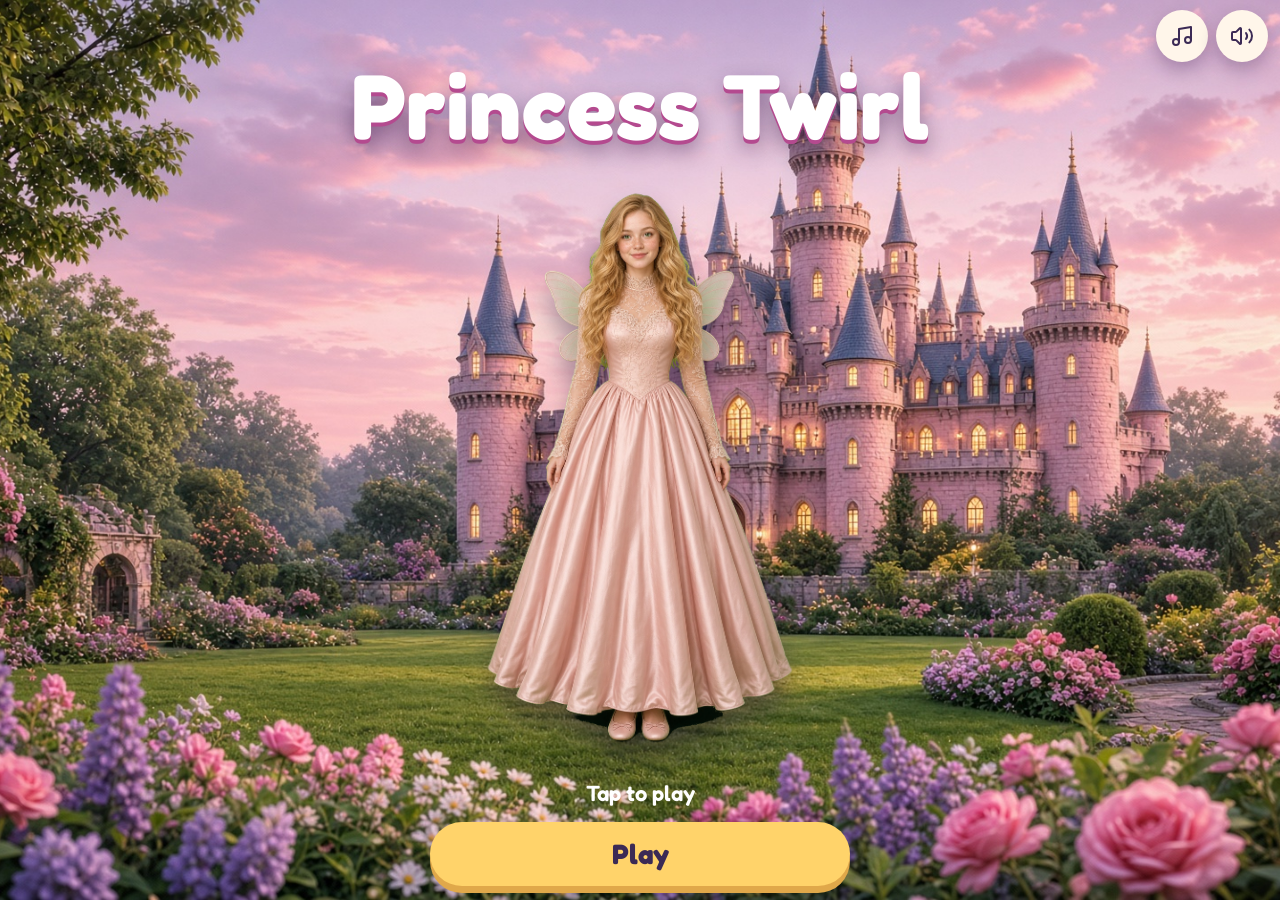
<file: docs/index.html>
<!DOCTYPE html>
<html lang="en">
  <head>
    <meta charset="utf-8" />
    <meta name="viewport" content="width=device-width, initial-scale=1, viewport-fit=cover" />
    <title>Princess Twirl</title>
    <link rel="icon" href="favicon.svg" />
    <link rel="stylesheet" href="https://fonts.googleapis.com/css2?family=Fredoka:wght@500;600;700&display=swap" />
    <script type="module" crossorigin src="./assets/index-B78u9yKK.js"></script>
    <link rel="stylesheet" crossorigin href="./assets/index-D1qYA9cA.css">
  </head>
  <body>
    <div id="root"></div>
  </body>
</html>
</file>
<file: docs/assets/index-D1qYA9cA.css>
/*! tailwindcss v4.3.3 | MIT License | https://tailwindcss.com */
@layer theme{:root,:host{--font-sans:"Fredoka", "Trebuchet MS", sans-serif;--font-mono:ui-monospace, SFMono-Regular, Menlo, Monaco, Consolas, "Liberation Mono", "Courier New", monospace;--default-font-family:var(--font-sans);--default-mono-font-family:var(--font-mono);--color-ink:#3b2a55;--color-cream:#fff6ea;--color-gold:#ffd36a;--color-night:#2a1848}}@layer base{*,:after,:before,::backdrop{box-sizing:border-box;border:0 solid;margin:0;padding:0}::file-selector-button{box-sizing:border-box;border:0 solid;margin:0;padding:0}html,:host{-webkit-text-size-adjust:100%;tab-size:4;line-height:1.5;font-family:var(--default-font-family,-apple-system, BlinkMacSystemFont, "Segoe UI", Roboto, "Helvetica Neue", "Noto Sans", Arial, sans-serif, "Apple Color Emoji", "Segoe UI Emoji", "Segoe UI Symbol", "Noto Color Emoji");font-feature-settings:var(--default-font-feature-settings,normal);font-variation-settings:var(--default-font-variation-settings,normal);-webkit-tap-highlight-color:transparent}hr{height:0;color:inherit;border-top-width:1px}abbr:where([title]){-webkit-text-decoration:underline dotted;text-decoration:underline dotted}h1,h2,h3,h4,h5,h6{font-size:inherit;font-weight:inherit}a{color:inherit;-webkit-text-decoration:inherit;-webkit-text-decoration:inherit;-webkit-text-decoration:inherit;-webkit-text-decoration:inherit;text-decoration:inherit}b,strong{font-weight:bolder}code,kbd,samp,pre{font-family:var(--default-mono-font-family,ui-monospace, SFMono-Regular, Menlo, Monaco, Consolas, "Liberation Mono", "Courier New", monospace);font-feature-settings:var(--default-mono-font-feature-settings,normal);font-variation-settings:var(--default-mono-font-variation-settings,normal);font-size:1em}small{font-size:80%}sub,sup{vertical-align:baseline;font-size:75%;line-height:0;position:relative}sub{bottom:-.25em}sup{top:-.5em}table{text-indent:0;border-color:inherit;border-collapse:collapse}:-moz-focusring:where(:not(iframe)){outline:auto}progress{vertical-align:baseline}summary{display:list-item}ol,ul,menu{list-style:none}img,svg,video,canvas,audio,iframe,embed,object{vertical-align:middle;display:block}img,video{max-width:100%;height:auto}button,input,select,optgroup,textarea{font:inherit;font-feature-settings:inherit;font-variation-settings:inherit;letter-spacing:inherit;color:inherit;opacity:1;background-color:#0000;border-radius:0}::file-selector-button{font:inherit;font-feature-settings:inherit;font-variation-settings:inherit;letter-spacing:inherit;color:inherit;opacity:1;background-color:#0000;border-radius:0}:where(select:is([multiple],[size])) optgroup{font-weight:bolder}:where(select:is([multiple],[size])) optgroup option{padding-inline-start:20px}::file-selector-button{margin-inline-end:4px}::placeholder{opacity:1}@supports (not ((-webkit-appearance:-apple-pay-button))) or (contain-intrinsic-size:1px){::placeholder{color:currentColor}@supports (color:color-mix(in lab, red, red)){::placeholder{color:color-mix(in oklab, currentcolor 50%, transparent)}}}textarea{resize:vertical}::-webkit-search-decoration{-webkit-appearance:none}::-webkit-date-and-time-value{min-height:1lh;text-align:inherit}::-webkit-datetime-edit{display:inline-flex}::-webkit-datetime-edit-fields-wrapper{padding:0}::-webkit-datetime-edit{padding-block:0}::-webkit-datetime-edit-year-field{padding-block:0}::-webkit-datetime-edit-month-field{padding-block:0}::-webkit-datetime-edit-day-field{padding-block:0}::-webkit-datetime-edit-hour-field{padding-block:0}::-webkit-datetime-edit-minute-field{padding-block:0}::-webkit-datetime-edit-second-field{padding-block:0}::-webkit-datetime-edit-millisecond-field{padding-block:0}::-webkit-datetime-edit-meridiem-field{padding-block:0}::-webkit-calendar-picker-indicator{line-height:1}:-moz-ui-invalid{box-shadow:none}button,input:where([type=button],[type=reset],[type=submit]){appearance:button}::file-selector-button{appearance:button}::-webkit-inner-spin-button{height:auto}::-webkit-outer-spin-button{height:auto}[hidden]:where(:not([hidden=until-found])){display:none!important}button:not(:disabled),[role=button]:not(:disabled){cursor:pointer}html,body{height:100%;margin:0}body{font-family:var(--font-sans);color:var(--color-ink);background:var(--color-night)}}@layer components,utilities;.game{height:100dvh;color:var(--color-ink);-webkit-user-select:none;user-select:none;flex-direction:column;display:flex;position:relative;overflow:hidden}.bg{object-fit:cover;z-index:0;width:100%;height:100%;position:absolute;inset:0}.fx{z-index:5;pointer-events:none;position:absolute;inset:0;overflow:hidden}.top,.play{z-index:3;position:relative}.top{align-items:center;gap:8px;padding:10px 12px 0;display:flex}.iconbtn,.back{background:var(--color-cream);width:52px;height:52px;color:var(--color-ink);border:0;border-radius:999px;place-items:center;display:grid;box-shadow:0 8px 18px #28104647}.iconbtn.off{opacity:.55}.steps{flex:1;justify-content:center;gap:6px;min-width:0;display:flex}.step{color:#0000;background:#fff6ea73;border-radius:999px;place-items:center;width:12px;min-width:12px;height:12px;padding:0;font-size:0;font-weight:700;display:grid}.step.on{background:var(--color-gold);color:#0000;width:28px}.step.done{background:#fff6ead1}.play{flex-direction:column;flex:1;min-height:0;display:flex}.splash,.studio,.namer,.gallery,.parade,.dance,.tea{flex:1;min-height:0}.splash{text-align:center;color:#fff;flex-direction:column;justify-content:flex-end;align-items:center;padding:8px 16px 22px;display:flex}.splash h1,.banner,.parade h1,.dance h1,.gallery h1{color:#fff;text-shadow:0 4px #b44a8f,0 10px 22px #280a3c73;margin:0;font-weight:700}.splash h1{font-size:clamp(46px,10vw,92px);line-height:.95}.splash .figureBtn{height:min(52vh,520px);margin-top:8px}.splash p{margin:8px 0 12px;font-size:22px;font-weight:600}.thisone,.ghost{min-height:64px;font:inherit;border:0;border-radius:999px;padding:0 22px;font-size:28px;font-weight:700}.thisone{background:var(--color-gold);color:var(--color-ink);width:100%;box-shadow:0 7px #e0a84a}.thisone:active{transform:translateY(2px);box-shadow:0 4px #e0a84a}.ghost{background:var(--color-cream);color:var(--color-ink);box-shadow:0 7px #e4d3ea}.studio{flex-direction:column;min-height:0;display:flex}.stage{flex-direction:column;flex:1;justify-content:flex-end;align-items:center;min-height:0;display:flex}.figureBtn{aspect-ratio:2/3;background:0 0;border:0;height:min(40vh,460px);padding:0}.figure{filter:drop-shadow(0 16px 12px #1e0a3261);width:100%;height:100%;position:relative}.figure .body{object-fit:contain;object-position:center bottom;width:100%;height:100%}.figure .feet,.figure .gem{pointer-events:none;position:absolute}.figure .feet{z-index:3;width:30%;bottom:5%;left:50%;transform:translate(-50%)}.figure .gem.crown,.figure .gem.tiara,.figure .gem.flowers{z-index:2;width:22%;top:-8%;left:50%;transform:translate(-50%)}.figure .gem.neck,.figure .gem.heart{z-index:2;width:24%;top:16%;left:50%;transform:translate(-50%)}.figure .gem.ear{z-index:2;width:12%;top:15%}.figure .gem.ear.left{left:20%}.figure .gem.ear.right{right:20%}.spin{transform-style:preserve-3d;animation:2.8s linear infinite spinY}@keyframes spinY{to{transform:rotateY(360deg)}}.stageLabel{color:#fff;text-shadow:0 3px #9a3d78;margin:2px 0 6px;font-size:28px;font-weight:700}.closet{background:var(--color-cream);border-radius:28px 28px 0 0;padding:12px 12px 14px;box-shadow:0 -8px 30px #28104640}.closet h2,.nameBox h2{text-align:center;margin:0 0 8px;font-size:26px}.rail{scroll-snap-type:x mandatory;gap:10px;padding:6px 4px 14px;display:flex;overflow-x:auto}.opt{scroll-snap-align:center;opacity:.82;background:#fff;border:0;border-radius:20px;flex-direction:column;flex:0 0 124px;height:168px;padding:6px;display:flex;box-shadow:0 6px #eadff2}.opt.sel{opacity:1;box-shadow:0 0 0 5px var(--color-gold), 0 10px 0 #e0a84a;transform:translateY(-4px)scale(1.04)}.optArt{flex:1;place-items:center;min-height:0;display:grid}.optArt img,.card .figure{object-fit:contain;width:auto;max-width:100%;height:100%}.opt .figure{filter:none;height:112px}.lbl{text-align:center;font-size:15px;font-weight:700}.namer{flex-direction:column;justify-content:flex-end;align-items:center;min-height:0;display:flex}.namer .figureBtn{height:min(36vh,420px)}.nameBox{background:var(--color-cream);text-align:center;border-radius:28px 28px 0 0;width:min(560px,100%);padding:16px 16px 18px}.nameBox input{width:min(100%,420px);font:inherit;text-align:center;color:var(--color-ink);background:#fff;border:4px solid #cbb6ff;border-radius:18px;padding:8px 12px;font-size:32px;font-weight:700}.nameBox .row{flex-direction:column;gap:10px;margin-top:12px;display:flex}.gallery{flex-direction:column;min-height:0;padding:0 10px 12px;display:flex}.gallery h1{text-align:center;font-size:clamp(32px,6vw,52px)}.cards{flex:1;align-items:flex-end;gap:12px;min-height:0;padding:8px 4px 12px;display:flex;overflow:auto}.card{background:var(--color-cream);text-align:center;border:0;border-radius:22px;flex:0 0 150px;padding:8px;box-shadow:0 8px #eadff2}.card.sel{box-shadow:0 0 0 5px var(--color-gold), 0 8px 0 #e0a84a}.card .figure{filter:none;height:210px;margin:0 auto}.cname{font-size:20px;font-weight:700}.actions{flex-wrap:wrap;justify-content:center;gap:8px;display:flex}.actions .thisone,.actions .ghost{width:auto;min-height:56px;font-size:22px}.away{color:#fff;font:inherit;text-shadow:0 2px #9a3d78;background:0 0;border:0;min-height:44px;margin-top:8px;font-weight:700}.parade,.dance,.tea{position:relative;overflow:hidden}.parade h1,.dance h1,.banner{text-align:center;z-index:2;font-size:clamp(36px,6vw,68px);position:absolute;top:4%;left:0;right:0}.walker{width:min(180px,28vw);animation:march var(--dur) linear infinite;position:absolute;bottom:7%}.bob{animation:.6s ease-in-out infinite bob}@keyframes march{0%{transform:translate(-40vw)}to{transform:translate(110vw)}}@keyframes bob{50%{transform:translateY(-8px)}}.walker .cname,.dancer .cname{text-align:center;color:#fff;text-shadow:0 2px #9a3d78;font-weight:700}.dancers{justify-content:center;align-items:flex-end;gap:2vw;display:flex;position:absolute;bottom:18%;left:0;right:0}.dancer{width:min(200px,28vw);color:inherit;background:0 0;border:0;padding:0}.walker .figure,.dancer .figure{width:auto;height:min(42vh,380px);margin:0 auto}.seat{background:0 0;border:0;width:auto;height:auto;padding:0;position:relative}.seat .figure{width:auto;height:min(40vh,360px)}.dancebar,.teabar{z-index:3;flex-wrap:wrap;justify-content:center;gap:8px;padding:10px;display:flex;position:absolute;bottom:0;left:0;right:0}.dancebar .thisone,.teabar .thisone,.dancebar .ghost,.teabar .ghost{width:auto}.mv-sway .dancer{animation:1s ease-in-out infinite sway}.mv-bounce .dancer{animation:.48s ease-in-out infinite hop}.mv-shimmy .dancer{animation:.34s ease-in-out infinite shimmy}@keyframes sway{50%{transform:rotate(7deg)translate(10px)}}@keyframes hop{50%{transform:translateY(-28px)}}@keyframes shimmy{50%{transform:translate(12px)skew(6deg)}}.seatline{z-index:2;justify-content:space-around;align-items:flex-end;display:flex;position:absolute;bottom:18%;left:4%;right:4%}.seatRing{border:6px dashed #fff;border-radius:50%;height:18%;position:absolute;bottom:4%;left:10%;right:10%}.seat.on .seatRing,.seat.on{filter:drop-shadow(0 0 #ffd36a)}.seat.on .seatRing{border-style:solid;border-color:var(--color-gold);background:#ffd36a47}.wash{opacity:.55;z-index:1;mix-blend-mode:multiply;border-radius:50%;height:16%;position:absolute;bottom:10%;left:18%;right:18%}.tablebits{z-index:2;align-items:flex-end;gap:18px;display:flex;position:absolute;bottom:12%;left:50%;transform:translate(-50%)}.cake,.blooms,.treat{width:72px;height:72px;position:relative}.cake i,.blooms i,.treat i{display:block;position:absolute}.berry i:first-child{background:#f48fb8;border-radius:4px 4px 10px 10px;height:22px;bottom:6px;left:8px;right:8px}.berry i:nth-child(2){background:#fff;border-radius:4px;height:18px;bottom:26px;left:14px;right:14px}.berry i:nth-child(3){background:#e4537d;border-radius:8px 8px 4px 4px;height:16px;bottom:42px;left:20px;right:20px}.choc i{background:#6b3a22;border-radius:4px;left:10px;right:10px}.choc i:first-child{height:20px;bottom:6px}.choc i:nth-child(2){background:#c98a62;height:16px;bottom:28px;left:16px;right:16px}.choc i:nth-child(3){height:14px;bottom:46px;left:22px;right:22px}.rainbow i{border-radius:3px;height:12px;left:12px;right:12px}.rainbow i:first-child{background:#7b6cf6;bottom:8px}.rainbow i:nth-child(2){background:#5cd67a;bottom:22px}.rainbow i:nth-child(3){background:#ffe14d;bottom:36px}.rainbow i:nth-child(4){background:#ff6b9e;bottom:50px}.flower i{border-radius:50%;width:22px;height:22px;bottom:28px}.flower i:first-child{background:#ff8fc5;left:8px}.flower i:nth-child(2){background:#ffe14d;left:26px}.flower i:nth-child(3){background:#fff;left:44px}.blooms i{border-radius:10px 10px 4px 4px;width:18px;height:28px;bottom:10px}.roses i{background:#e4537d}.tulips i{background:#ff8ac0}.sun i{background:#ffd23a;border-radius:50%;height:18px}.wild i:nth-child(odd){background:#c6a9ff}.wild i:nth-child(2n){background:#ff8fc5}.blooms i:first-child{left:6px}.blooms i:nth-child(2){left:26px}.blooms i:nth-child(3){left:46px}.treats{gap:2px;display:flex;position:absolute;bottom:18%;left:50%;transform:translate(-50%)}.treat.mini{width:28px;height:28px}.teaCup{border:3px solid #fff;border-top:0;border-radius:0 0 10px 10px;width:26px;height:16px;margin:8px auto 0;box-shadow:8px 2px 0 -2px #fff}.cookie{background:#e0a15a;border-radius:50%;width:26px;height:26px;margin:4px auto}.macaron{background:#ff8fc5;border-radius:12px;width:26px;height:16px;margin:8px auto;box-shadow:0 5px #fff,0 8px #ff8fc5}.bubble{color:var(--color-ink);z-index:4;background:#fff;border-radius:18px;padding:8px 16px;font-size:26px;font-weight:700;position:absolute;top:18%;left:50%;transform:translate(-50%);box-shadow:0 8px 18px #28104640}.spark,.conf{pointer-events:none;position:absolute}.spark{background:var(--c);clip-path:polygon(50% 0,62% 38%,100% 50%,62% 62%,50% 100%,38% 62%,0 50%,38% 38%);width:12px;height:12px;animation:.8s ease-out forwards pop}.conf{background:var(--c);width:10px;height:14px;animation:1.6s ease-in forwards conf}@keyframes pop{to{transform:translate(var(--dx), var(--dy)) scale(1.3);opacity:0}}@keyframes conf{to{transform:translate(var(--dx), 70vh) rotate(360deg);opacity:0}}.keys{display:none}@media (width>=960px){.studio{flex-direction:row;align-items:stretch;gap:16px;padding:8px 20px 16px}.stage{justify-content:center}.figureBtn,.splash .figureBtn,.namer .figureBtn{height:min(68vh,680px)}.closet,.nameBox{border-radius:28px;align-self:center;width:min(560px,46vw)}.opt{flex-basis:148px;height:196px}.step{color:#fff;width:auto;min-width:36px;height:36px;padding:0 8px;font-size:13px}.step.on,.step.done{color:var(--color-ink)}.keys{text-align:center;opacity:.7;margin-top:8px;font-size:16px;display:block}.splash{justify-content:center}}@media (prefers-reduced-motion:reduce){.spin,.bob,.walker,.mv-sway .dancer,.mv-bounce .dancer,.mv-shimmy .dancer{animation:none}}
</file>
